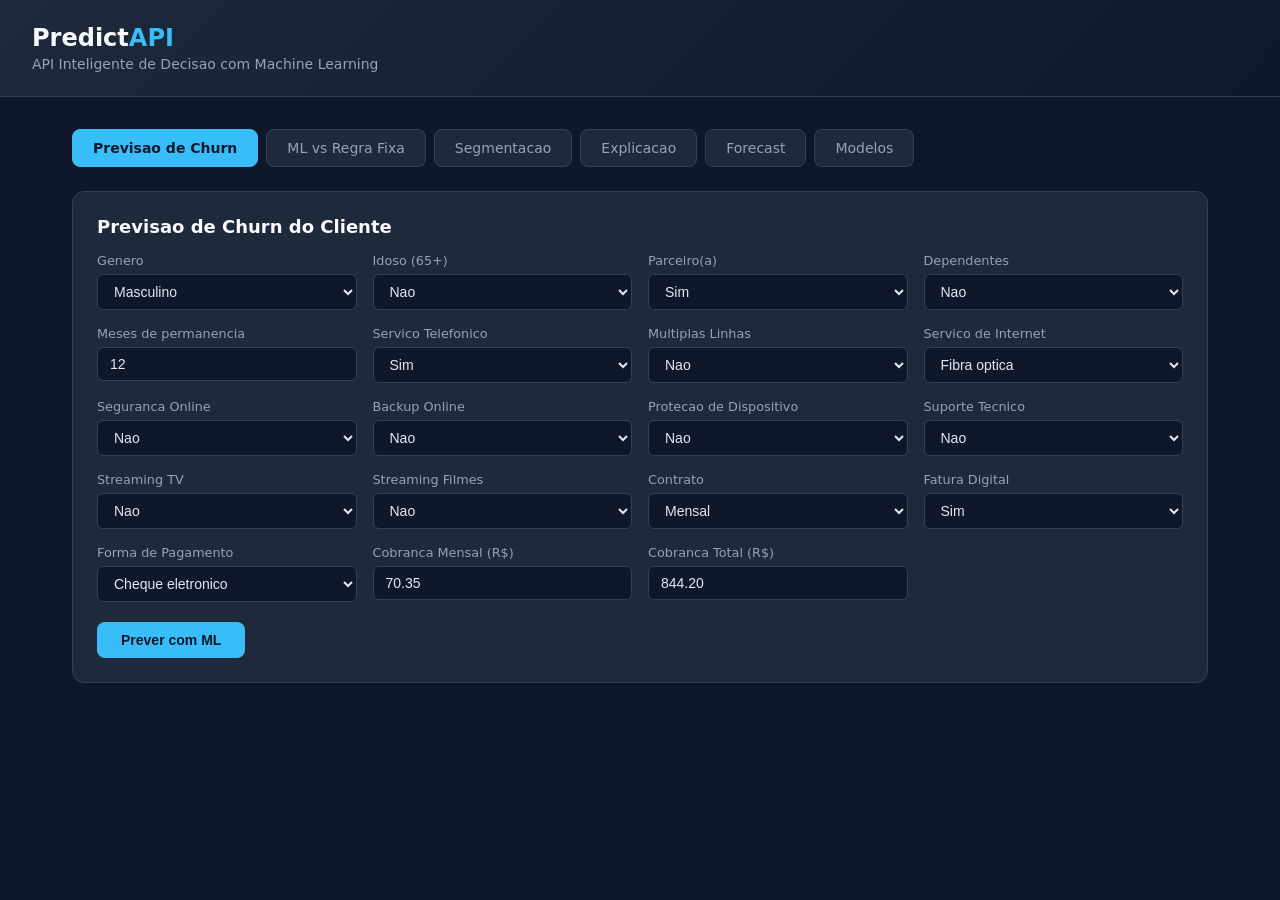
<file: frontend/index.html>
<!DOCTYPE html>
<html lang="pt-BR">
<head>
    <meta charset="UTF-8">
    <meta name="viewport" content="width=device-width, initial-scale=1.0">
    <title>PredictAPI - Previsao de Churn</title>
    <style>
        * { margin: 0; padding: 0; box-sizing: border-box; }
        body { font-family: 'Segoe UI', system-ui, sans-serif; background: #0f172a; color: #e2e8f0; min-height: 100vh; }

        .header { background: linear-gradient(135deg, #1e293b 0%, #0f172a 100%); border-bottom: 1px solid #334155; padding: 1.5rem 2rem; }
        .header h1 { font-size: 1.5rem; font-weight: 700; color: #f8fafc; }
        .header h1 span { color: #38bdf8; }
        .header p { color: #94a3b8; font-size: 0.875rem; margin-top: 0.25rem; }

        .container { max-width: 1200px; margin: 0 auto; padding: 2rem; }

        .tabs { display: flex; gap: 0.5rem; margin-bottom: 1.5rem; flex-wrap: wrap; }
        .tab { padding: 0.625rem 1.25rem; border: 1px solid #334155; border-radius: 0.5rem; background: #1e293b; color: #94a3b8; cursor: pointer; font-size: 0.875rem; transition: all 0.2s; }
        .tab:hover { border-color: #38bdf8; color: #e2e8f0; }
        .tab.active { background: #38bdf8; color: #0f172a; border-color: #38bdf8; font-weight: 600; }

        .panel { display: none; }
        .panel.active { display: block; }

        .card { background: #1e293b; border: 1px solid #334155; border-radius: 0.75rem; padding: 1.5rem; margin-bottom: 1.5rem; }
        .card h2 { font-size: 1.125rem; color: #f8fafc; margin-bottom: 1rem; }
        .card h3 { font-size: 0.95rem; color: #cbd5e1; margin-bottom: 0.75rem; }

        .form-grid { display: grid; grid-template-columns: repeat(auto-fill, minmax(220px, 1fr)); gap: 1rem; }
        .form-group { display: flex; flex-direction: column; gap: 0.375rem; }
        .form-group label { font-size: 0.8rem; color: #94a3b8; font-weight: 500; }
        .form-group select, .form-group input {
            padding: 0.5rem 0.75rem; border: 1px solid #334155; border-radius: 0.375rem;
            background: #0f172a; color: #e2e8f0; font-size: 0.875rem;
        }
        .form-group select:focus, .form-group input:focus { outline: none; border-color: #38bdf8; }

        .btn { padding: 0.625rem 1.5rem; border: none; border-radius: 0.5rem; font-size: 0.875rem; font-weight: 600; cursor: pointer; transition: all 0.2s; }
        .btn-primary { background: #38bdf8; color: #0f172a; }
        .btn-primary:hover { background: #7dd3fc; }
        .btn-group { display: flex; gap: 0.75rem; margin-top: 1.25rem; flex-wrap: wrap; }

        .result { margin-top: 1.5rem; padding: 1.25rem; border-radius: 0.5rem; border: 1px solid #334155; background: #0f172a; }
        .result.churn { border-color: #f87171; background: rgba(248,113,113,0.08); }
        .result.no-churn { border-color: #4ade80; background: rgba(74,222,128,0.08); }

        .result-label { font-size: 0.8rem; color: #94a3b8; text-transform: uppercase; letter-spacing: 0.05em; }
        .result-value { font-size: 1.5rem; font-weight: 700; margin-top: 0.25rem; }
        .result-value.churn { color: #f87171; }
        .result-value.no-churn { color: #4ade80; }
        .result-detail { font-size: 0.875rem; color: #cbd5e1; margin-top: 0.5rem; line-height: 1.6; }

        .compare-grid { display: grid; grid-template-columns: 1fr 1fr; gap: 1.5rem; }
        .compare-card { padding: 1.25rem; border-radius: 0.5rem; border: 1px solid #334155; background: #0f172a; }
        .compare-card h3 { color: #38bdf8; margin-bottom: 0.75rem; font-size: 1rem; }
        .metric-row { display: flex; justify-content: space-between; padding: 0.375rem 0; border-bottom: 1px solid #1e293b; font-size: 0.875rem; }
        .metric-row .label { color: #94a3b8; }
        .metric-row .value { color: #f8fafc; font-weight: 600; }
        .winner { color: #4ade80 !important; }

        .explain-step { padding: 0.5rem 0.75rem; margin: 0.375rem 0; border-left: 3px solid #38bdf8; background: rgba(56,189,248,0.05); font-size: 0.875rem; color: #cbd5e1; border-radius: 0 0.25rem 0.25rem 0; }
        .explain-step:last-child { border-left-color: #4ade80; }

        .forecast-bar { display: flex; align-items: center; gap: 0.75rem; margin: 0.5rem 0; }
        .forecast-label { width: 60px; font-size: 0.8rem; color: #94a3b8; text-align: right; }
        .forecast-track { flex: 1; height: 24px; background: #0f172a; border-radius: 0.25rem; overflow: hidden; }
        .forecast-fill { height: 100%; background: linear-gradient(90deg, #38bdf8, #818cf8); border-radius: 0.25rem; transition: width 0.5s; display: flex; align-items: center; justify-content: flex-end; padding-right: 0.5rem; font-size: 0.75rem; font-weight: 600; min-width: fit-content; }

        .cluster-badge { display: inline-block; padding: 0.375rem 1rem; border-radius: 2rem; font-weight: 600; font-size: 0.95rem; margin-top: 0.5rem; }
        .cluster-0 { background: rgba(74,222,128,0.15); color: #4ade80; border: 1px solid #4ade80; }
        .cluster-1 { background: rgba(248,113,113,0.15); color: #f87171; border: 1px solid #f87171; }
        .cluster-2 { background: rgba(56,189,248,0.15); color: #38bdf8; border: 1px solid #38bdf8; }
        .cluster-3 { background: rgba(251,191,36,0.15); color: #fbbf24; border: 1px solid #fbbf24; }

        .loading { color: #94a3b8; font-style: italic; }

        @media (max-width: 768px) {
            .compare-grid { grid-template-columns: 1fr; }
            .form-grid { grid-template-columns: 1fr 1fr; }
        }
        @media (max-width: 480px) {
            .form-grid { grid-template-columns: 1fr; }
            .container { padding: 1rem; }
        }
    </style>
</head>
<body>

<div class="header">
    <h1>Predict<span>API</span></h1>
    <p>API Inteligente de Decisao com Machine Learning</p>
</div>

<div class="container">
    <div class="tabs">
        <div class="tab active" data-tab="predict">Previsao de Churn</div>
        <div class="tab" data-tab="compare">ML vs Regra Fixa</div>
        <div class="tab" data-tab="cluster">Segmentacao</div>
        <div class="tab" data-tab="explain">Explicacao</div>
        <div class="tab" data-tab="forecast">Forecast</div>
        <div class="tab" data-tab="models">Modelos</div>
    </div>

    <!-- PREDICT -->
    <div class="panel active" id="panel-predict">
        <div class="card">
            <h2>Previsao de Churn do Cliente</h2>
            <div class="form-grid" id="form-predict">
                <div class="form-group">
                    <label>Genero</label>
                    <select name="gender"><option value="Male">Masculino</option><option value="Female">Feminino</option></select>
                </div>
                <div class="form-group">
                    <label>Idoso (65+)</label>
                    <select name="SeniorCitizen"><option value="0">Nao</option><option value="1">Sim</option></select>
                </div>
                <div class="form-group">
                    <label>Parceiro(a)</label>
                    <select name="Partner"><option value="Yes">Sim</option><option value="No">Nao</option></select>
                </div>
                <div class="form-group">
                    <label>Dependentes</label>
                    <select name="Dependents"><option value="No">Nao</option><option value="Yes">Sim</option></select>
                </div>
                <div class="form-group">
                    <label>Meses de permanencia</label>
                    <input type="number" name="tenure" value="12" min="0" max="72">
                </div>
                <div class="form-group">
                    <label>Servico Telefonico</label>
                    <select name="PhoneService"><option value="Yes">Sim</option><option value="No">Nao</option></select>
                </div>
                <div class="form-group">
                    <label>Multiplas Linhas</label>
                    <select name="MultipleLines"><option value="No">Nao</option><option value="Yes">Sim</option><option value="No phone service">Sem telefone</option></select>
                </div>
                <div class="form-group">
                    <label>Servico de Internet</label>
                    <select name="InternetService"><option value="Fiber optic">Fibra optica</option><option value="DSL">DSL</option><option value="No">Nao</option></select>
                </div>
                <div class="form-group">
                    <label>Seguranca Online</label>
                    <select name="OnlineSecurity"><option value="No">Nao</option><option value="Yes">Sim</option><option value="No internet service">Sem internet</option></select>
                </div>
                <div class="form-group">
                    <label>Backup Online</label>
                    <select name="OnlineBackup"><option value="No">Nao</option><option value="Yes">Sim</option><option value="No internet service">Sem internet</option></select>
                </div>
                <div class="form-group">
                    <label>Protecao de Dispositivo</label>
                    <select name="DeviceProtection"><option value="No">Nao</option><option value="Yes">Sim</option><option value="No internet service">Sem internet</option></select>
                </div>
                <div class="form-group">
                    <label>Suporte Tecnico</label>
                    <select name="TechSupport"><option value="No">Nao</option><option value="Yes">Sim</option><option value="No internet service">Sem internet</option></select>
                </div>
                <div class="form-group">
                    <label>Streaming TV</label>
                    <select name="StreamingTV"><option value="No">Nao</option><option value="Yes">Sim</option><option value="No internet service">Sem internet</option></select>
                </div>
                <div class="form-group">
                    <label>Streaming Filmes</label>
                    <select name="StreamingMovies"><option value="No">Nao</option><option value="Yes">Sim</option><option value="No internet service">Sem internet</option></select>
                </div>
                <div class="form-group">
                    <label>Contrato</label>
                    <select name="Contract"><option value="Month-to-month">Mensal</option><option value="One year">1 Ano</option><option value="Two year">2 Anos</option></select>
                </div>
                <div class="form-group">
                    <label>Fatura Digital</label>
                    <select name="PaperlessBilling"><option value="Yes">Sim</option><option value="No">Nao</option></select>
                </div>
                <div class="form-group">
                    <label>Forma de Pagamento</label>
                    <select name="PaymentMethod">
                        <option value="Electronic check">Cheque eletronico</option>
                        <option value="Mailed check">Cheque correio</option>
                        <option value="Bank transfer (automatic)">Transferencia bancaria</option>
                        <option value="Credit card (automatic)">Cartao de credito</option>
                    </select>
                </div>
                <div class="form-group">
                    <label>Cobranca Mensal (R$)</label>
                    <input type="number" name="MonthlyCharges" value="70.35" step="0.01" min="0">
                </div>
                <div class="form-group">
                    <label>Cobranca Total (R$)</label>
                    <input type="number" name="TotalCharges" value="844.20" step="0.01" min="0">
                </div>
            </div>
            <div class="btn-group">
                <button class="btn btn-primary" onclick="predictML()">Prever com ML</button>
            </div>
            <div id="result-predict"></div>
        </div>
    </div>

    <!-- COMPARE -->
    <div class="panel" id="panel-compare">
        <div class="card">
            <h2>ML vs Regra Fixa</h2>
            <p style="color:#94a3b8;font-size:0.875rem;margin-bottom:1rem;">Preencha os dados na aba "Previsao de Churn" e clique abaixo para comparar.</p>
            <div class="btn-group">
                <button class="btn btn-primary" onclick="comparePredictions()">Comparar</button>
            </div>
            <div id="result-compare-predictions"></div>
        </div>
        <div class="card">
            <h2>RandomForest vs Rede Neural (MLP)</h2>
            <button class="btn btn-primary" onclick="compareModels()">Ver Comparacao</button>
            <div id="result-compare"></div>
        </div>
    </div>

    <!-- CLUSTER -->
    <div class="panel" id="panel-cluster">
        <div class="card">
            <h2>Segmentacao de Cliente</h2>
            <p style="color:#94a3b8;font-size:0.875rem;margin-bottom:1rem;">Usa os dados preenchidos na aba "Previsao de Churn".</p>
            <button class="btn btn-primary" onclick="getCluster()">Identificar Segmento</button>
            <div id="result-cluster"></div>
        </div>
    </div>

    <!-- EXPLAIN -->
    <div class="panel" id="panel-explain">
        <div class="card">
            <h2>Explicacao da Decisao</h2>
            <p style="color:#94a3b8;font-size:0.875rem;margin-bottom:1rem;">Mostra o caminho da arvore de decisao para o cliente preenchido.</p>
            <button class="btn btn-primary" onclick="getExplanation()">Explicar Decisao</button>
            <div id="result-explain"></div>
        </div>
    </div>

    <!-- FORECAST -->
    <div class="panel" id="panel-forecast">
        <div class="card">
            <h2>Forecast de Churn</h2>
            <div class="form-grid" style="max-width:300px;">
                <div class="form-group">
                    <label>Meses futuros</label>
                    <input type="number" id="forecast-months" value="6" min="1" max="24">
                </div>
            </div>
            <div class="btn-group">
                <button class="btn btn-primary" onclick="getForecast()">Gerar Previsao</button>
            </div>
            <div id="result-forecast"></div>
        </div>
    </div>

    <!-- MODELS -->
    <div class="panel" id="panel-models">
        <div class="card">
            <h2>Informacoes dos Modelos</h2>
            <button class="btn btn-primary" onclick="getModelInfo()">Carregar Info</button>
            <div id="result-models"></div>
        </div>
    </div>
</div>

<script>
const API = window.location.origin;

function getFormData() {
    const form = document.getElementById('form-predict');
    const data = {};
    form.querySelectorAll('select, input').forEach(el => {
        const val = el.value;
        if (el.type === 'number') {
            data[el.name] = parseFloat(val);
        } else if (el.name === 'SeniorCitizen') {
            data[el.name] = parseInt(val);
        } else {
            data[el.name] = val;
        }
    });
    return data;
}

async function apiCall(endpoint, method = 'GET', body = null) {
    const opts = { method, headers: { 'Content-Type': 'application/json' } };
    if (body) opts.body = JSON.stringify(body);
    const res = await fetch(API + endpoint, opts);
    if (!res.ok) throw new Error(`Erro ${res.status}`);
    return res.json();
}

async function predictML() {
    const el = document.getElementById('result-predict');
    el.innerHTML = '<p class="loading">Processando...</p>';
    try {
        const data = getFormData();
        const result = await apiCall('/predict', 'POST', data);
        const cls = result.churn ? 'churn' : 'no-churn';
        const label = result.churn ? 'VAI CANCELAR' : 'NAO VAI CANCELAR';
        const pct = (result.probabilidade * 100).toFixed(1);
        el.innerHTML = `
            <div class="result ${cls}">
                <div class="result-label">Previsao do Modelo ML (RandomForest)</div>
                <div class="result-value ${cls}">${label}</div>
                <div class="result-detail">Probabilidade de churn: <strong>${pct}%</strong></div>
            </div>`;
    } catch (e) {
        el.innerHTML = `<div class="result"><div class="result-detail" style="color:#f87171;">Erro: ${e.message}. Verifique se a API esta rodando.</div></div>`;
    }
}

async function comparePredictions() {
    const el = document.getElementById('result-compare-predictions');
    el.innerHTML = '<p class="loading">Comparando...</p>';
    try {
        const data = getFormData();
        const [ml, rule] = await Promise.all([
            apiCall('/predict', 'POST', data),
            apiCall('/predict-rule', 'POST', data)
        ]);
        const mlCls = ml.churn ? 'churn' : 'no-churn';
        const ruleCls = rule.churn ? 'churn' : 'no-churn';
        el.innerHTML = `
            <div class="compare-grid" style="margin-top:1.25rem;">
                <div class="compare-card">
                    <h3>Modelo ML (RandomForest)</h3>
                    <div class="result-value ${mlCls}" style="font-size:1.25rem;">${ml.churn ? 'CHURN' : 'NAO CHURN'}</div>
                    <div class="result-detail">Probabilidade: ${(ml.probabilidade * 100).toFixed(1)}%</div>
                </div>
                <div class="compare-card">
                    <h3>Regra Fixa</h3>
                    <div class="result-value ${ruleCls}" style="font-size:1.25rem;">${rule.churn ? 'CHURN' : 'NAO CHURN'}</div>
                    <div class="result-detail">${rule.regra_aplicada}</div>
                </div>
            </div>
            <div style="margin-top:1rem;font-size:0.875rem;color:#94a3b8;">
                ${ml.churn === rule.churn ? 'Os dois metodos concordam.' : 'Os metodos DIVERGEM neste caso.'}
            </div>`;
    } catch (e) {
        el.innerHTML = `<div class="result"><div class="result-detail" style="color:#f87171;">Erro: ${e.message}</div></div>`;
    }
}

async function compareModels() {
    const el = document.getElementById('result-compare');
    el.innerHTML = '<p class="loading">Carregando...</p>';
    try {
        const r = await apiCall('/compare');
        const metrics = ['acuracia', 'precision', 'recall', 'f1_score', 'tempo_treino_seg', 'tempo_inferencia_seg'];
        const labels = ['Acuracia', 'Precision', 'Recall', 'F1 Score', 'Tempo Treino (s)', 'Tempo Inferencia (s)'];

        let rfRows = '', mlpRows = '';
        metrics.forEach((m, i) => {
            const rfVal = r.random_forest[m];
            const mlpVal = r.mlp_neural[m];
            const isTime = m.includes('tempo');
            const rfWin = isTime ? rfVal <= mlpVal : rfVal >= mlpVal;
            rfRows += `<div class="metric-row"><span class="label">${labels[i]}</span><span class="value ${rfWin ? 'winner' : ''}">${rfVal}</span></div>`;
            mlpRows += `<div class="metric-row"><span class="label">${labels[i]}</span><span class="value ${!rfWin ? 'winner' : ''}">${mlpVal}</span></div>`;
        });

        el.innerHTML = `
            <div class="compare-grid" style="margin-top:1.25rem;">
                <div class="compare-card">
                    <h3>RandomForest</h3>
                    ${rfRows}
                </div>
                <div class="compare-card">
                    <h3>MLP Neural Network</h3>
                    ${mlpRows}
                </div>
            </div>
            <div style="margin-top:1rem;font-size:0.85rem;color:#94a3b8;">
                Melhor acuracia: <strong style="color:#4ade80;">${r.melhor_acuracia}</strong> |
                Melhor F1: <strong style="color:#4ade80;">${r.melhor_f1}</strong> |
                Mais rapido (treino): <strong style="color:#4ade80;">${r.melhor_velocidade_treino}</strong>
            </div>`;
    } catch (e) {
        el.innerHTML = `<div class="result"><div class="result-detail" style="color:#f87171;">Erro: ${e.message}</div></div>`;
    }
}

async function getCluster() {
    const el = document.getElementById('result-cluster');
    el.innerHTML = '<p class="loading">Segmentando...</p>';
    try {
        const data = getFormData();
        const r = await apiCall('/cluster', 'POST', data);
        el.innerHTML = `
            <div class="result" style="margin-top:1.25rem;">
                <div class="result-label">Segmento Identificado</div>
                <div class="cluster-badge cluster-${r.cluster}">Cluster ${r.cluster}</div>
                <div class="result-detail" style="margin-top:0.75rem;font-size:1rem;">${r.perfil}</div>
            </div>`;
    } catch (e) {
        el.innerHTML = `<div class="result"><div class="result-detail" style="color:#f87171;">Erro: ${e.message}</div></div>`;
    }
}

async function getExplanation() {
    const el = document.getElementById('result-explain');
    el.innerHTML = '<p class="loading">Analisando...</p>';
    try {
        const data = getFormData();
        const r = await apiCall('/explain', 'POST', data);
        const cls = r.churn ? 'churn' : 'no-churn';
        const steps = r.explicacao.map(s => `<div class="explain-step">${s}</div>`).join('');
        el.innerHTML = `
            <div class="result ${cls}" style="margin-top:1.25rem;">
                <div class="result-label">Resultado: ${r.churn ? 'CHURN' : 'NAO CHURN'} (${(r.probabilidade * 100).toFixed(1)}%)</div>
                <div style="margin-top:1rem;">
                    <div class="result-label" style="margin-bottom:0.5rem;">Caminho da Arvore de Decisao</div>
                    ${steps}
                </div>
            </div>`;
    } catch (e) {
        el.innerHTML = `<div class="result"><div class="result-detail" style="color:#f87171;">Erro: ${e.message}</div></div>`;
    }
}

async function getForecast() {
    const el = document.getElementById('result-forecast');
    el.innerHTML = '<p class="loading">Gerando previsao...</p>';
    try {
        const months = parseInt(document.getElementById('forecast-months').value);
        const r = await apiCall('/forecast', 'POST', { meses_futuros: months });
        const maxPct = Math.max(...r.previsoes.map(p => p.churn_previsto_pct), 1);
        const bars = r.previsoes.map(p => {
            const w = Math.max((p.churn_previsto_pct / maxPct) * 100, 8);
            return `
                <div class="forecast-bar">
                    <span class="forecast-label">Mes ${p.mes}</span>
                    <div class="forecast-track">
                        <div class="forecast-fill" style="width:${w}%">${p.churn_previsto_pct}%</div>
                    </div>
                </div>`;
        }).join('');
        el.innerHTML = `<div style="margin-top:1.25rem;">${bars}</div>`;
    } catch (e) {
        el.innerHTML = `<div class="result"><div class="result-detail" style="color:#f87171;">Erro: ${e.message}</div></div>`;
    }
}

async function getModelInfo() {
    const el = document.getElementById('result-models');
    el.innerHTML = '<p class="loading">Carregando...</p>';
    try {
        const r = await apiCall('/model-info');
        let html = '<div style="margin-top:1.25rem;">';
        for (const [key, info] of Object.entries(r)) {
            html += `<div class="compare-card" style="margin-bottom:1rem;">
                <h3>${info.modelo || key} (${info.tipo})</h3>`;
            if (info.acuracia !== undefined) {
                html += `
                    <div class="metric-row"><span class="label">Acuracia</span><span class="value">${info.acuracia}</span></div>
                    <div class="metric-row"><span class="label">Precision</span><span class="value">${info.precision}</span></div>
                    <div class="metric-row"><span class="label">Recall</span><span class="value">${info.recall}</span></div>
                    <div class="metric-row"><span class="label">F1 Score</span><span class="value">${info.f1_score}</span></div>`;
            }
            if (info.n_clusters) {
                html += `<div class="metric-row"><span class="label">Clusters</span><span class="value">${info.n_clusters}</span></div>`;
            }
            if (info.coef !== undefined) {
                html += `<div class="metric-row"><span class="label">Coeficiente</span><span class="value">${info.coef}</span></div>
                         <div class="metric-row"><span class="label">Intercepto</span><span class="value">${info.intercept}</span></div>`;
            }
            html += '</div>';
        }
        html += '</div>';
        el.innerHTML = html;
    } catch (e) {
        el.innerHTML = `<div class="result"><div class="result-detail" style="color:#f87171;">Erro: ${e.message}</div></div>`;
    }
}

document.querySelectorAll('.tab').forEach(tab => {
    tab.addEventListener('click', () => {
        document.querySelectorAll('.tab').forEach(t => t.classList.remove('active'));
        document.querySelectorAll('.panel').forEach(p => p.classList.remove('active'));
        tab.classList.add('active');
        document.getElementById('panel-' + tab.dataset.tab).classList.add('active');
    });
});
</script>

</body>
</html>
</file>
